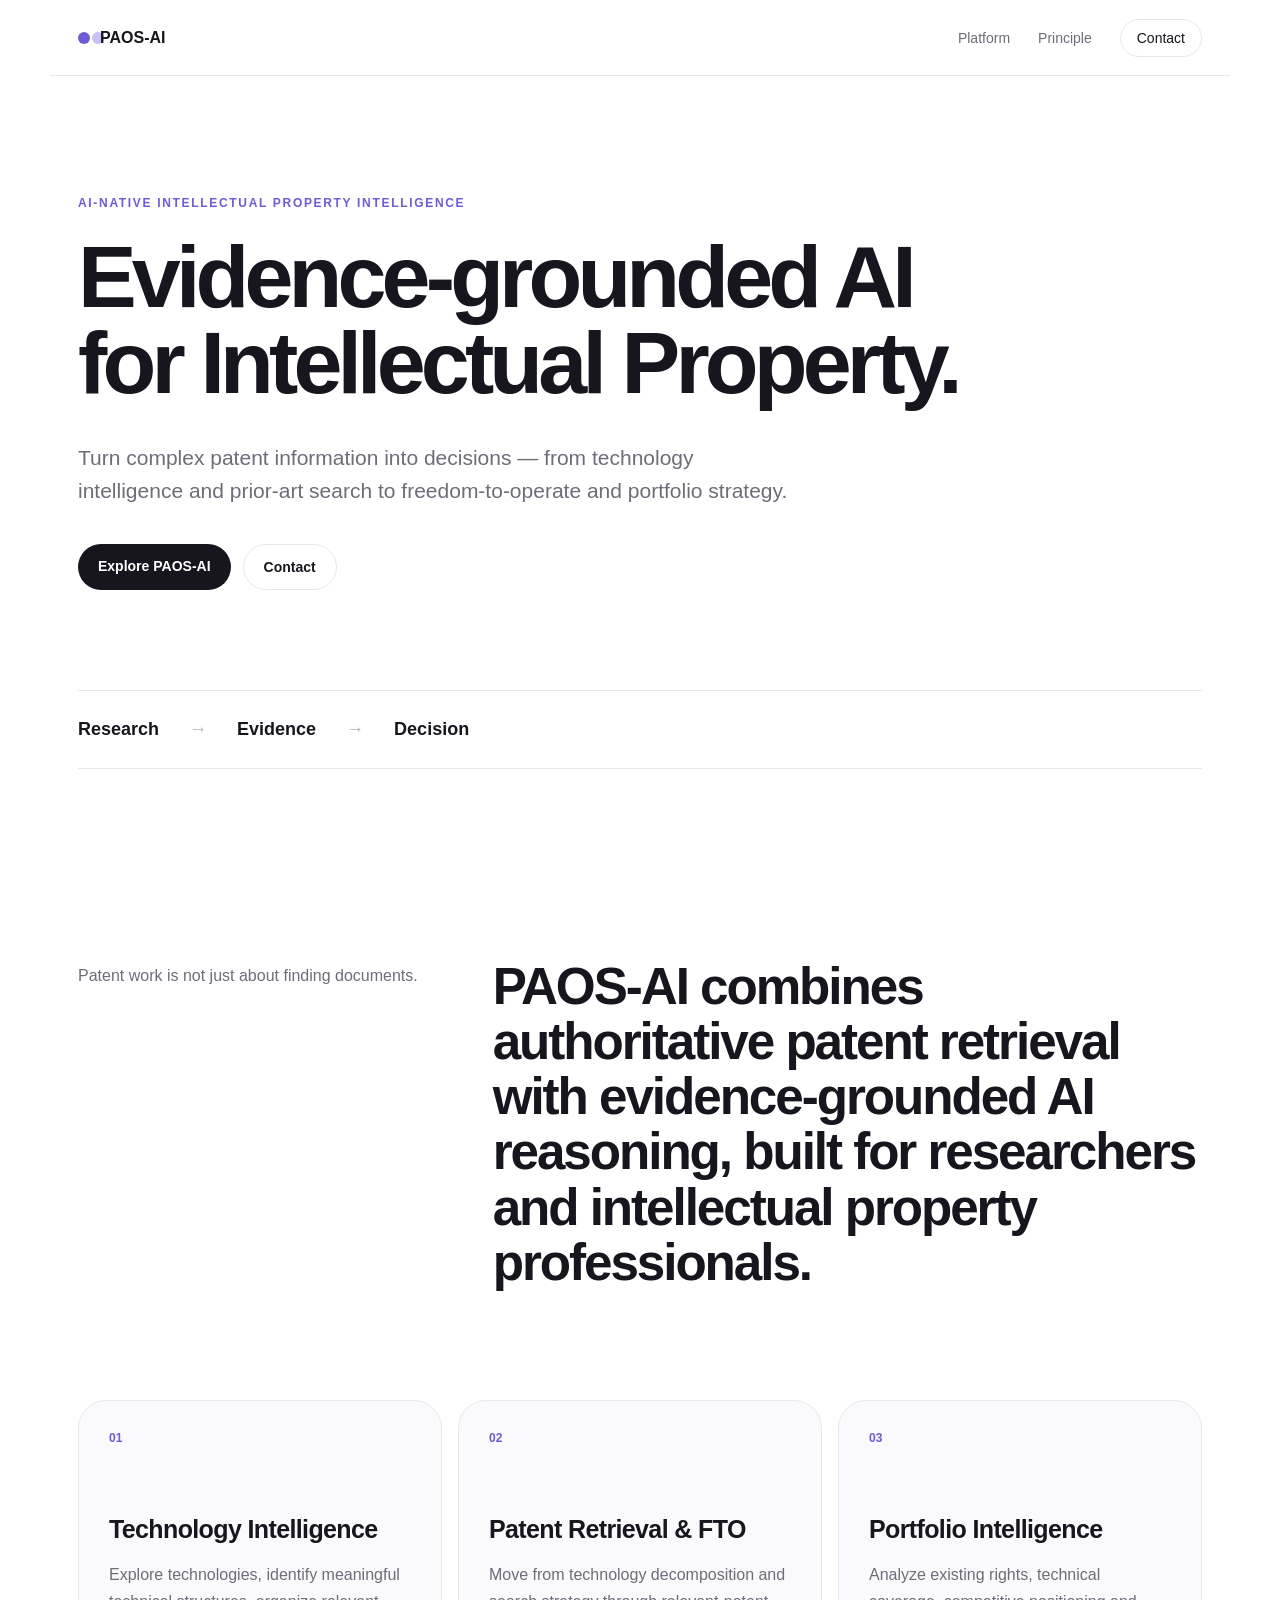
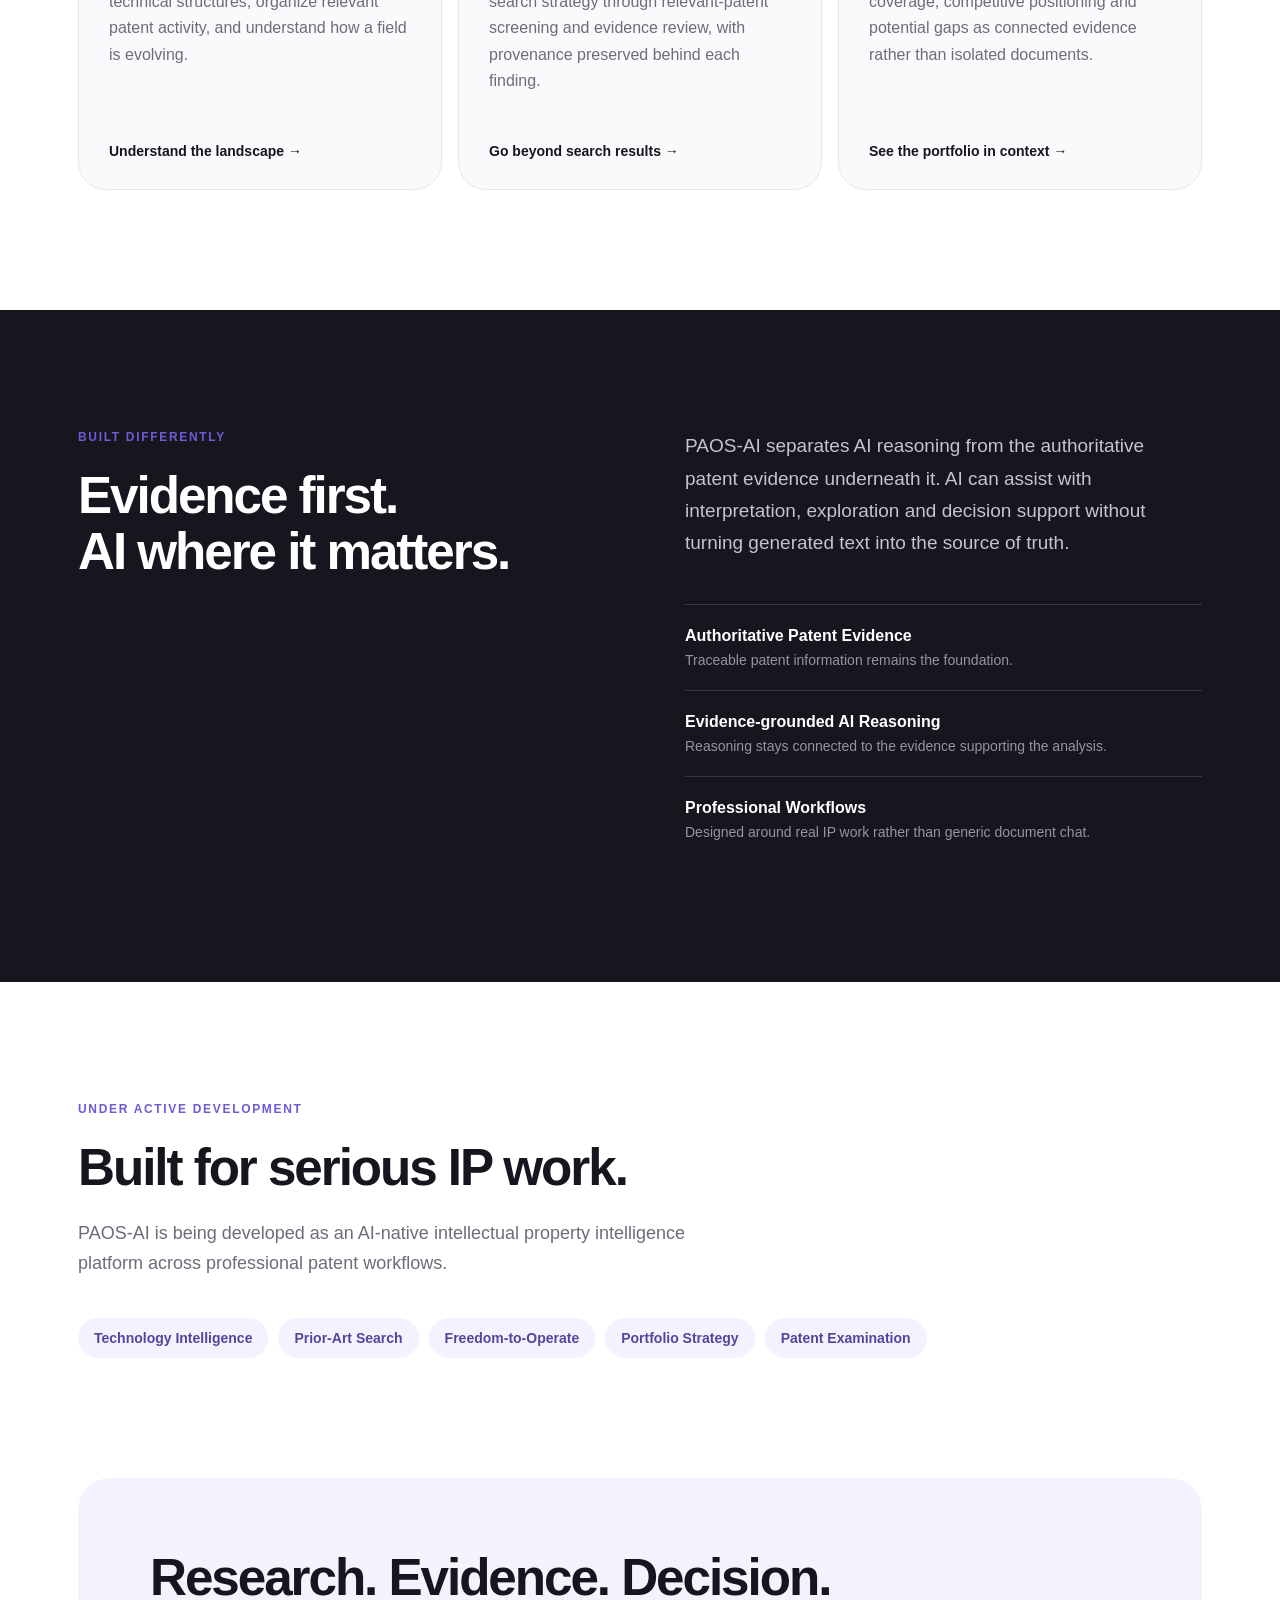
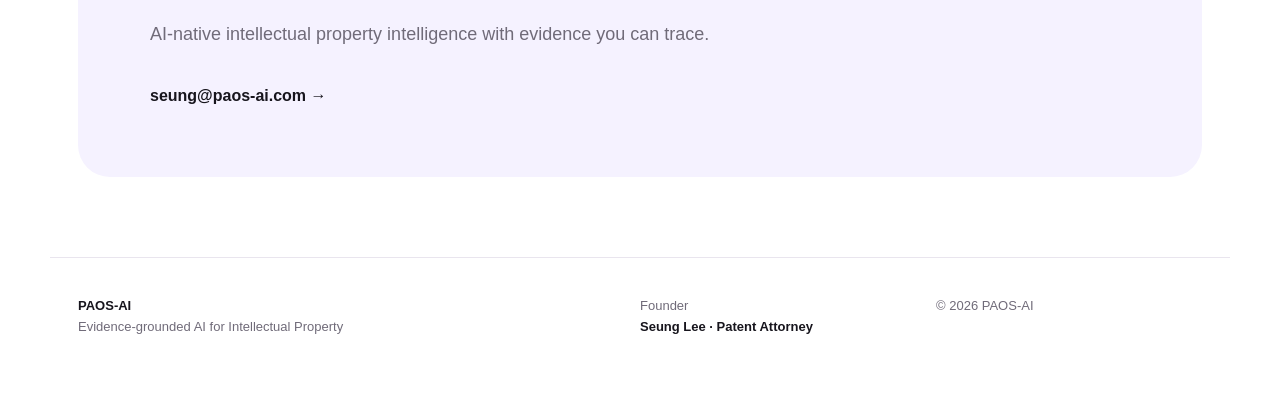
<file: index.html>
<!doctype html>
<html lang="en">
<head>
<meta charset="utf-8"><meta name="viewport" content="width=device-width,initial-scale=1">
<title>PAOS-AI — Evidence-grounded AI for Intellectual Property</title>
<meta name="description" content="PAOS-AI combines authoritative patent retrieval with evidence-grounded AI reasoning for technology intelligence, prior-art search, FTO and portfolio strategy.">
<meta property="og:title" content="PAOS-AI — Evidence-grounded AI for Intellectual Property">
<meta property="og:description" content="Research. Evidence. Decision. AI-native intellectual property intelligence with evidence you can trace.">
<meta property="og:type" content="website"><meta property="og:url" content="https://paos-ai.com/">
<link rel="canonical" href="https://paos-ai.com/"><link rel="stylesheet" href="styles.css">
</head>
<body>
<header class="nav"><a class="brand" href="#top"><span class="mark"></span>PAOS-AI</a><nav><a href="#platform">Platform</a><a href="#principle">Principle</a><a class="contact" href="mailto:seung@paos-ai.com">Contact</a></nav></header>
<main id="top">
<section class="hero"><div class="eyebrow">AI-NATIVE INTELLECTUAL PROPERTY INTELLIGENCE</div><h1>Evidence-grounded AI<br>for Intellectual Property.</h1><p class="lead">Turn complex patent information into decisions — from technology intelligence and prior-art search to freedom-to-operate and portfolio strategy.</p><div class="actions"><a class="primary" href="#platform">Explore PAOS-AI</a><a class="secondary" href="mailto:seung@paos-ai.com">Contact</a></div><div class="flow"><span>Research</span><i>→</i><span>Evidence</span><i>→</i><span>Decision</span></div></section>
<section class="intro"><p>Patent work is not just about finding documents.</p><h2>PAOS-AI combines authoritative patent retrieval with evidence-grounded AI reasoning, built for researchers and intellectual property professionals.</h2></section>
<section id="platform" class="cards">
<article><div class="num">01</div><h3>Technology Intelligence</h3><p>Explore technologies, identify meaningful technical structures, organize relevant patent activity, and understand how a field is evolving.</p><span>Understand the landscape →</span></article>
<article><div class="num">02</div><h3>Patent Retrieval &amp; FTO</h3><p>Move from technology decomposition and search strategy through relevant-patent screening and evidence review, with provenance preserved behind each finding.</p><span>Go beyond search results →</span></article>
<article><div class="num">03</div><h3>Portfolio Intelligence</h3><p>Analyze existing rights, technical coverage, competitive positioning and potential gaps as connected evidence rather than isolated documents.</p><span>See the portfolio in context →</span></article></section>
<section id="principle" class="principle"><div><div class="eyebrow">BUILT DIFFERENTLY</div><h2>Evidence first.<br>AI where it matters.</h2></div><div class="principle-copy"><p>PAOS-AI separates AI reasoning from the authoritative patent evidence underneath it. AI can assist with interpretation, exploration and decision support without turning generated text into the source of truth.</p><ul><li><b>Authoritative Patent Evidence</b><small>Traceable patent information remains the foundation.</small></li><li><b>Evidence-grounded AI Reasoning</b><small>Reasoning stays connected to the evidence supporting the analysis.</small></li><li><b>Professional Workflows</b><small>Designed around real IP work rather than generic document chat.</small></li></ul></div></section>
<section class="work"><div class="eyebrow">UNDER ACTIVE DEVELOPMENT</div><h2>Built for serious IP work.</h2><p>PAOS-AI is being developed as an AI-native intellectual property intelligence platform across professional patent workflows.</p><div class="pills"><span>Technology Intelligence</span><span>Prior-Art Search</span><span>Freedom-to-Operate</span><span>Portfolio Strategy</span><span>Patent Examination</span></div></section>
<section class="closing"><h2>Research. Evidence. Decision.</h2><p>AI-native intellectual property intelligence with evidence you can trace.</p><a href="mailto:seung@paos-ai.com">seung@paos-ai.com →</a></section>
</main>
<footer><div><b>PAOS-AI</b><span>Evidence-grounded AI for Intellectual Property</span></div><div><span>Founder</span><b>Seung Lee · Patent Attorney</b></div><div>© 2026 PAOS-AI</div></footer>
</body></html>
</file>
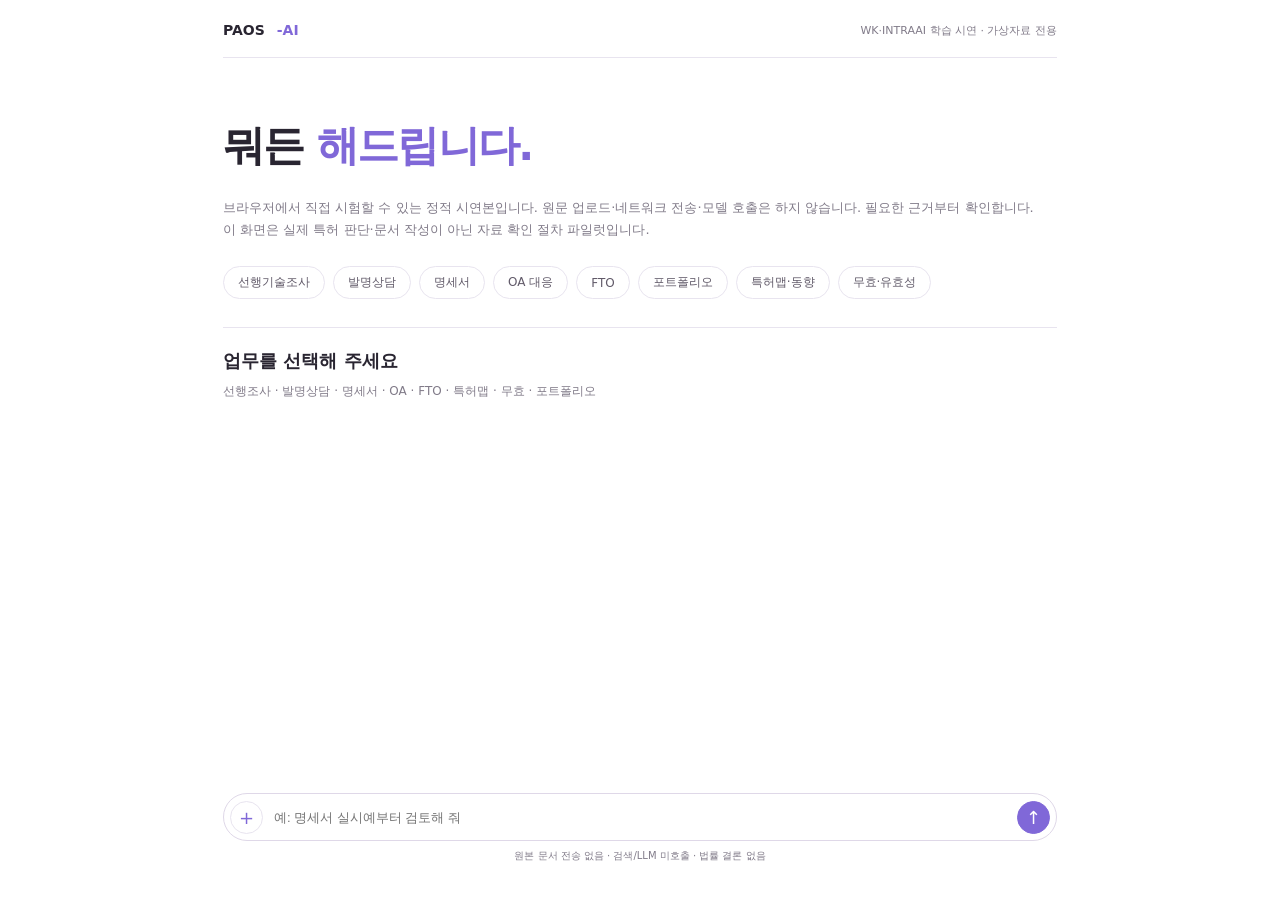
<file: preview/index.html>
<!doctype html><html lang="ko"><head><meta charset="utf-8"><meta name="robots" content="noindex,nofollow,noarchive"><meta name="viewport" content="width=device-width,initial-scale=1"><title>PAOS-AI | WK·INTRAAI 학습 시연</title>
<style>
:root{--p:#8068D8;--line:#e8e4ef;--muted:#817b89}*{box-sizing:border-box}
body{margin:0;background:white;font-family:system-ui,-apple-system,"Apple SD Gothic Neo",sans-serif;color:#292531}
main{max-width:930px;min-height:100dvh;margin:auto;padding:22px clamp(16px,5vw,48px);display:flex;flex-direction:column}
header{display:flex;gap:12px;align-items:center;padding-bottom:19px;border-bottom:1px solid var(--line);font-size:14px;font-weight:700}
header small{color:var(--muted);font-weight:400;font-size:11px;margin-left:auto}
h1{font-size:clamp(28px,5vw,42px);letter-spacing:-.04em;margin:60px 0 10px}h1 em{color:var(--p);font-style:normal}
.sub{font-size:13px;line-height:1.7;color:var(--muted);margin-bottom:25px}
.pills{display:flex;flex-wrap:wrap;gap:8px}button{cursor:pointer;font:inherit}
.pill{border:1px solid var(--line);border-radius:99px;background:#fff;color:#615a69;font-size:12px;padding:7px 14px}
.pill.active{color:var(--p);border-color:var(--p)}
section{border-top:1px solid var(--line);margin-top:28px;padding-top:21px;flex:1}
h2{font-size:18px;margin:0 0 10px}.meta{font-size:12px;color:var(--muted)}
.checks{display:grid;grid-template-columns:repeat(2,minmax(0,1fr));gap:17px;margin-top:24px}
label{display:flex;gap:9px;align-items:center;font-size:13px}label input{accent-color:var(--p)}
.action{display:flex;justify-content:end;margin-top:22px}.go{background:var(--p);border:0;border-radius:99px;padding:10px 19px;color:white;font-size:12px}
.result{border-top:1px solid var(--line);margin-top:25px;padding-top:16px;font-size:13px;line-height:1.7}
.result strong{color:var(--p)}.result p{color:var(--muted)}
.learning-area{border-top:1px solid var(--line);margin-top:20px;padding-top:17px}
.learning-area h3{font-size:13px;font-weight:600;margin:0 0 8px}
.learning-area li{font-size:12px;color:#615a69;line-height:1.7;margin-bottom:6px}
.learning-info{font-size:11px;color:var(--muted);line-height:1.6}
.learning-examples{display:flex;flex-wrap:wrap;gap:7px;margin:10px 0}
.learning-result{font-size:12px;color:#615a69;line-height:1.7;min-height:15px}
footer{position:sticky;bottom:0;background:#fff;padding:15px 0}
form{display:flex;align-items:center;gap:9px;padding:6px;border:1px solid #dfd8e8;border-radius:99px;max-width:100%;height:48px}
form input{border:0;outline:0;flex:1;min-width:0;font-size:13px}
.circle{border-radius:50%;border:1px solid var(--line);background:white;color:var(--p);width:33px;height:33px;font-size:18px}
.circle.send{border-color:var(--p);background:var(--p);color:white}
.note{font-size:10px;color:var(--muted);text-align:center;margin-top:8px}
@media(max-width:600px){h1{margin-top:37px}.checks{grid-template-columns:1fr}main{padding-bottom:env(safe-area-inset-bottom)}}

.scenarios{padding-bottom:120px;border-top:1px solid var(--line);padding-top:18px;margin-top:20px}
.scenarios h3{font-size:14px;font-weight:650;margin:0 0 10px}.case-desc{font-size:12px;color:var(--muted);line-height:1.8}
.case-choices{display:flex;flex-wrap:wrap;gap:7px;margin:13px 0}
.case-pill{font-size:11px;border-radius:99px;border:1px solid var(--line);background:white;color:#615a69;padding:6px 12px}
.case-pill.active{color:var(--p);border-color:var(--p)}
.case-row{margin:9px 0;display:flex;gap:9px;align-items:center;font-size:12px}
.case-row input{accent-color:var(--p)}
.case-result{scroll-margin-bottom:115px;font-size:12px;line-height:1.75;margin-top:15px;border-top:1px solid var(--line);padding-top:12px}
.case-result strong{color:var(--p)}.case-result p{margin:7px 0}
.secondary-note{color:var(--muted);font-size:11px}

.candidates{border-top:1px solid var(--line);padding:20px 0 90px}
.candidates h3{font-size:14px;margin:0 0 8px}.candidate-hint{font-size:11px;color:var(--muted);line-height:1.7}
.candidate-item{border:1px solid var(--line);border-radius:14px;margin:10px 0;padding:13px}
.candidate-item h4{margin:0 0 7px;font-size:12px;font-weight:600}
.candidate-item label{font-size:12px;margin:8px 0;line-height:1.5}
.candidate-item button{font-size:11px;border:1px solid var(--line);border-radius:99px;padding:6px 12px;background:white;color:var(--p)}
.candidate-output{font-size:12px;line-height:1.65;color:#574b65;margin-top:10px}
</style></head><body><main>
<header>PAOS<span style="color:#8068D8">-AI</span><small>WK·INTRAAI 학습 시연 · 가상자료 전용</small></header>
<h1>뭐든 <em>해드립니다.</em></h1>
<p class="sub">브라우저에서 직접 시험할 수 있는 정적 시연본입니다. 원문 업로드·네트워크 전송·모델 호출은 하지 않습니다. 필요한 근거부터 확인합니다.<br>이 화면은 실제 특허 판단·문서 작성이 아닌 자료 확인 절차 파일럿입니다.</p>
<div id="pills" class="pills"></div>
<section><h2 id="title">업무를 선택해 주세요</h2><div class="meta" id="meta">선행조사 · 발명상담 · 명세서 · OA · FTO · 특허맵 · 무효 · 포트폴리오</div><div id="checks" class="checks"></div><div id="learningArea" class="learning-area" hidden><h3>WK·INTRAAI 학습 패턴 · 검증 전</h3><ul id="learningPoints"></ul><p class="learning-info">폴더명이나 단일 READ_FULL은 사건 완결 근거가 아닙니다. 스킬 미승인 · 원문 미검증 · 자동 법률판단 없음.</p><div id="learningExampleButtons" class="learning-examples"></div><div id="learningResult" class="learning-result" aria-live="polite"></div></div><div class="action"><button id="review" class="go" hidden>근거 점검</button></div><div id="result" class="result" hidden></div></section>
<div id="candidateArea" class="candidates" hidden>
<h3>실제 스킬 ID 조회 · 승인 전 검토</h3>
<p class="candidate-hint">v1.8의 130개 후보 중 12개 ID만 표시합니다. 원문·출처는 노출되지 않으며 체크해도 자동 실행·법률판단으로 승격되지 않습니다.</p>
<div id="candidateItems"></div></div>
<div class="scenarios" id="scenarios" hidden><h3>가상 사건으로 판단 절차 시험</h3><p class="case-desc">실제 고객 사례가 아닌 교육용 가상 상황입니다. 충분한 증거가 없을 때 무엇을 보류하는지 확인할 수 있습니다.</p>
<div class="case-choices" id="scenarioOptions"></div>
<div id="scenarioPanel" hidden><p class="case-desc" id="scenarioPremise"></p><div id="scenarioChecks"></div><div class="action"><button class="go" id="scenarioReview">가상 사건 판단 점검</button></div><div class="case-result" id="scenarioResult" aria-live="polite" hidden></div></div></div>
<footer><form id="form"><button type="button" class="circle" id="help">+</button><input id="chat" aria-label="업무 요청" autocomplete="off" placeholder="예: 명세서 실시예부터 검토해 줘"><button type="submit" class="circle send" aria-label="실행">↑</button></form><div class="note">원본 문서 전송 없음 · 검색/LLM 미호출 · 법률 결론 없음</div></footer></main>
<script>
(function(){
'use strict';
const db={"capabilities":[{"id":"CAP01","label":"선행기술조사","family":"SIMPLE","checks":[{"key":"invention","label":"발명 구성·목적"},{"key":"scope","label":"검색 국가·시점·대상"},{"key":"references","label":"선행문헌 원문과 인용위치"}],"learning":{"review_points":["기술구성 분해와 국가별 검색식 설정을 검색 실행·수집 완료와 구분합니다.","노이즈 제외와 고관련 문헌 선정에 문헌별 근거를 남깁니다.","검색완전성·기술적 관련성은 수집 건수만으로 확정하지 않습니다."]}},{"id":"CAP02","label":"발명상담","family":"SIMPLE","checks":[{"key":"invention","label":"발명자 확인 기술 구성"},{"key":"prior_art","label":"선행기술·차별 구성"},{"key":"measurement","label":"수치 정의·환산 조건·실험 근거"}],"learning":{"review_points":["발명자 설명·실측·환산·가정을 서로 구분합니다.","핵심 구성과 차별 효과의 출처·단위·실험조건을 확인합니다.","상담 결과를 명세서의 확정 청구범위로 자동 승격하지 않습니다."]}},{"id":"CAP03","label":"명세서","family":"SIMPLE","checks":[{"key":"disclosure","label":"발명신고서·임시명세서"},{"key":"experiments","label":"실측/계산/가정 실시예 구분"},{"key":"support","label":"청구항과 원기재·효과의 연결"}],"learning":{"review_points":["실제 실험과 가정 실시예 및 계산값을 분리합니다.","동일 실시예 번호라도 버전 간 실험조건·기술적 역할을 재확인합니다.","원출원 기재에 없는 효과·수치·구성을 임의 보충하지 않습니다."]}},{"id":"CAP04","label":"OA 대응","family":"SIMPLE","checks":[{"key":"oa","label":"공식 OA와 절차 단계"},{"key":"claims","label":"현재 제출된 청구범위"},{"key":"references","label":"인용문헌의 근거 부분"},{"key":"basis","label":"원출원 기재 및 보정 전후 대비"}],"learning":{"review_points":["현재 유효한 청구범위와 이전 보정안·고객 제안을 구분합니다.","D1·D2 라벨보다 실제 인용문헌의 동일성과 근거 구성을 먼저 검증합니다.","보고서 권고와 실제 관청 제출·접수 여부를 별도로 확인합니다."]}},{"id":"CAP05","label":"FTO","family":"COMPLEX","checks":[{"key":"territory","label":"실시 국가와 행위"},{"key":"registered_claims","label":"국가별 현행 등록청구항"},{"key":"product","label":"실제 제품 사양·측정 대상"},{"key":"status","label":"권리 상태 및 확인 기준일"}],"learning":{"review_points":["실시 국가·제품 버전·등록청구항·권리상태의 기준일을 고정합니다.","중간·최종 판단이 달라졌다면 변경 자체와 원인 입증을 분리합니다.","저촉 위험·분쟁 가능성·사업상 위험을 동일한 결론으로 묶지 않습니다."]}},{"id":"CAP06","label":"포트폴리오","family":"COMPLEX","checks":[{"key":"owned","label":"보유 특허·출원 목록"},{"key":"business","label":"사업·기술 목표"},{"key":"external","label":"경쟁 권리·검색범위"},{"key":"legal","label":"국가별 권리상태·패밀리 근거"}],"learning":{"review_points":["보유특허·외부 특허·사업 목표를 독립된 축으로 유지합니다.","동일 사건·특허패밀리는 공식 근거 없이 병합하지 않습니다.","기술 분류 및 전략 결론을 원문·권리상태와 연결합니다."]}},{"id":"CAP07","label":"특허맵·동향","family":"COMPLEX","checks":[{"key":"scope","label":"검색 국가·기술·시점"},{"key":"records","label":"검색결과 원문·수집 이력"},{"key":"taxonomy","label":"근거가 있는 기술 분류"},{"key":"dedup","label":"공개문헌 중복제거 근거"}],"learning":{"review_points":["기술분류는 폴더 이름이 아닌 개별 문헌 내용과 근거로 정합니다.","검색식·수집 범위·중복 제거 이력을 먼저 검토합니다.","지도상 집계치의 존재가 문헌의 법적 패밀리·권리상태 확인을 의미하지 않습니다."]}},{"id":"CAP08","label":"무효·유효성","family":"COMPLEX","checks":[{"key":"claims","label":"대상 특허의 청구항과 권리상태"},{"key":"references","label":"인용문헌 원문·번호 대응"},{"key":"mapping","label":"청구항별 구성 대응 근거"},{"key":"procedure","label":"실제 심판·소송 절차 기록"}],"learning":{"review_points":["D1·D2 식별자와 실제 인용발명의 구성을 교차검증합니다.","신규성·진보성·기재불비 등 무효논거는 개별 청구항별로 구분합니다.","검토 초안·소송 서류·확정된 심판 결과를 구별합니다."]}}],"examples":[{"example_id":"OA_D1_D2_SWAP","workflow":"OA","input_scope":"BUILT_IN_SYNTHETIC_ONLY"},{"example_id":"FTO_DECISION_CHANGE","workflow":"FTO","input_scope":"BUILT_IN_SYNTHETIC_ONLY"},{"example_id":"CASE_READ_GAP","workflow":"OA","input_scope":"BUILT_IN_SYNTHETIC_ONLY"},{"example_id":"FOLDER_TYPE_MISMATCH","workflow":"VALIDITY","input_scope":"BUILT_IN_SYNTHETIC_ONLY"},{"example_id":"MAP_CLASSIFICATION_GAP","workflow":"PATENT_MAP","input_scope":"BUILT_IN_SYNTHETIC_ONLY"}],"results":{"OA_D1_D2_SWAP":{"example_id":"OA_D1_D2_SWAP","workflow":"OA","status":"HOLD_EXPERT_REVIEW","warnings":["CITATION_LABEL_REASSIGNED","SOURCE_IDENTITY_RECHECK_REQUIRED","LEGAL_CAUSALITY_NOT_ESTABLISHED"],"next_review_step":"라벨과 실제 원문 번호·구성을 재대조한 뒤 결론 변동의 원인을 검토하세요.","synthetic":true,"customer_documents_read":false,"source_identity_verified":false,"source_version_verified":false,"legal_causality_verified":false,"corpus_learning_completed":false,"operational_skill_approvals":0,"model_invocation":"NOT_EXECUTED","legal_conclusion":"NOT_ESTABLISHED"},"FTO_DECISION_CHANGE":{"example_id":"FTO_DECISION_CHANGE","workflow":"FTO","status":"HOLD_EXPERT_REVIEW","warnings":["DECISION_CHANGED","CHANGE_CAUSALITY_UNRESOLVED","PRODUCT_AND_CLAIMS_SNAPSHOTS_REQUIRED"],"next_review_step":"보고서 버전, 제품 구성, 국가별 현행 청구항, 기준일과 변경 근거를 대조하세요.","synthetic":true,"customer_documents_read":false,"source_identity_verified":false,"source_version_verified":false,"legal_causality_verified":false,"corpus_learning_completed":false,"operational_skill_approvals":0,"model_invocation":"NOT_EXECUTED","legal_conclusion":"NOT_ESTABLISHED"},"CASE_READ_GAP":{"example_id":"CASE_READ_GAP","workflow":"OA","status":"HOLD_EXPERT_REVIEW","warnings":["SINGLE_READ_FULL_NOT_CASE_COMPLETE","DOCUMENT_CHAIN_NOT_VERIFIED"],"next_review_step":"의뢰→초안→검토→최종본→후속 결과의 존재 여부와 판독상태를 확인하세요.","synthetic":true,"customer_documents_read":false,"source_identity_verified":false,"source_version_verified":false,"legal_causality_verified":false,"corpus_learning_completed":false,"operational_skill_approvals":0,"model_invocation":"NOT_EXECUTED","legal_conclusion":"NOT_ESTABLISHED"},"FOLDER_TYPE_MISMATCH":{"example_id":"FOLDER_TYPE_MISMATCH","workflow":"VALIDITY","status":"HOLD_EXPERT_REVIEW","warnings":["FOLDER_NAME_NOT_CASE_TYPE_EVIDENCE","CASE_DOCUMENT_IDENTITY_REVIEW_REQUIRED"],"next_review_step":"폴더명이 아니라 사건번호·원문·절차 기록으로 실제 업무유형을 확인하세요.","synthetic":true,"customer_documents_read":false,"source_identity_verified":false,"source_version_verified":false,"legal_causality_verified":false,"corpus_learning_completed":false,"operational_skill_approvals":0,"model_invocation":"NOT_EXECUTED","legal_conclusion":"NOT_ESTABLISHED"},"MAP_CLASSIFICATION_GAP":{"example_id":"MAP_CLASSIFICATION_GAP","workflow":"PATENT_MAP","status":"HOLD_EXPERT_REVIEW","warnings":["CLASSIFICATION_SOURCE_UNVERIFIED","SEARCH_COMPLETENESS_UNVERIFIED"],"next_review_step":"개별 문헌의 기술구성과 검색·중복제거 이력을 확인하세요.","synthetic":true,"customer_documents_read":false,"source_identity_verified":false,"source_version_verified":false,"legal_causality_verified":false,"corpus_learning_completed":false,"operational_skill_approvals":0,"model_invocation":"NOT_EXECUTED","legal_conclusion":"NOT_ESTABLISHED"}},"scenarios":[{"id":"SR-A","capability":"CAP01","title":"선행문헌은 찾았지만 원문 확인 전","premise":"검색 결과의 제목만 확인했고, 차이점은 검색 스니펫을 근거로 작성하려는 상황입니다.","requirements":[{"key":"e1","label":"원문 청구항과 실시예 위치"},{"key":"e2","label":"인용문헌별 실제 기술구성"},{"key":"e3","label":"검색 국가·시점·검색식 기록"}],"prohibited":"스니펫만으로 신규성·진보성 결론을 확정하지 않습니다.","next":"문헌 원문 및 청구항 대응 부분을 확보하고 X/Y/A 분류를 검토하세요."},{"id":"SR-B","capability":"CAP01","title":"전극과 활물질의 대상 차이","premise":"새로운 발명은 활물질이고 참고문헌의 주요 청구항은 전극에 관한 것입니다.","requirements":[{"key":"e1","label":"본원 청구항 대상"},{"key":"e2","label":"인용문헌 청구항 대상"},{"key":"e3","label":"각 구성요소의 원문 근거"}],"prohibited":"전극의 개시만으로 활물질 자체가 동일하다고 단정하지 않습니다.","next":"발명 대상의 층위를 구별하고 구성별 개시를 다시 매핑하세요."},{"id":"CONS-A","capability":"CAP02","title":"중량%와 몰농도의 직접 비교","premise":"문헌에 wt%만 있고 개발기술에는 M 단위가 표시되어 있습니다.","requirements":[{"key":"e1","label":"염의 정확한 화학식·분자량"},{"key":"e2","label":"중량% 분모와 용액 밀도"},{"key":"e3","label":"실제 환산식과 가정의 표시"}],"prohibited":"분모·밀도·화학식이 없으면 wt%를 M으로 확정 환산하지 않습니다.","next":"환산에 필요한 물성 자료와 화학식을 먼저 요청하세요."},{"id":"CONS-B","capability":"CAP02","title":"발명상담에서 추가한 수치 범위","premise":"발명자는 하나의 조성만 검증했으며 넓은 수치 범위를 제안하려 합니다.","requirements":[{"key":"e1","label":"발명자 제공 측정 범위"},{"key":"e2","label":"청구범위의 원기재"},{"key":"e3","label":"확장 범위에 관한 기술적 근거"}],"prohibited":"확장 수치범위를 실측으로 묘사하지 않습니다.","next":"실측 구간과 제안 구간을 별도 표로 분리하세요."},{"id":"SPEC-A","capability":"CAP03","title":"가정 비교예를 실측표에 넣은 초안","premise":"초안 앞부분의 비교예는 사고 실험으로 작성됐으나 뒷부분에는 측정된 결과로 서술돼 있습니다.","requirements":[{"key":"e1","label":"각 실시예의 실험 수행 여부"},{"key":"e2","label":"실험 원자료 및 측정일"},{"key":"e3","label":"평가표와 실시예 ID 대응"}],"prohibited":"가상 실시예의 수치를 실제 측정 결과로 승인하지 않습니다.","next":"실시예별 실측·계산·가정 출처표를 작성하세요."},{"id":"SPEC-B","capability":"CAP03","title":"범용 재료 확대의 뒷받침","premise":"단일 재료의 시험만 존재하지만 다른 재료에서도 동일한 효과가 확인됐다고 서술하려 합니다.","requirements":[{"key":"e1","label":"재료별 발명신고 근거"},{"key":"e2","label":"재료별 실시 가능성·효과 근거"},{"key":"e3","label":"출원 당시 원기재 확인"}],"prohibited":"미실험 재료의 효과를 검증된 사실처럼 표현하지 않습니다.","next":"측정 재료와 예측 적용 범위를 구분해 기재하세요."},{"id":"OA-A","capability":"CAP04","title":"고객에게 제안한 보정과 제출본의 혼동","premise":"내부 보고서에는 보정 제안이 있지만 접수증 또는 제출 보정서는 제시되지 않았습니다.","requirements":[{"key":"e1","label":"공식 OA의 절차·기한"},{"key":"e2","label":"출원인 최종 지시·제출본"},{"key":"e3","label":"접수 내역 및 제출일"}],"prohibited":"제안한 보정안을 실제 제출된 보정이라고 표시하지 않습니다.","next":"고객 제안/승인/실제 접수 상태를 단계별로 분리하세요."},{"id":"OA-B","capability":"CAP04","title":"최후통지 후 청구항 보정","premise":"최후거절이유통지 이후 신규 구성을 독립항에 추가하려는 상황입니다.","requirements":[{"key":"e1","label":"공식 통지의 종류·시점"},{"key":"e2","label":"보정 전후 청구항 전문"},{"key":"e3","label":"원출원 기재 및 당시 적용 규정"}],"prohibited":"절차적 보정 허용성을 확인하지 않고 해당 보정을 단정적으로 권하지 않습니다.","next":"현재 절차 단계와 구체적 보정 유형을 먼저 비교하세요."},{"id":"FTO-A","capability":"CAP05","title":"담체와 촉매의 BET 비표면적 혼동","premise":"촉매 완제품 BET와 촉매 담체 BET를 동일한 물성으로 대응하려 합니다.","requirements":[{"key":"e1","label":"측정 시료의 정체·제조 단계"},{"key":"e2","label":"청구항에서 규정한 측정 대상"},{"key":"e3","label":"원시 측정자료·측정오차"}],"prohibited":"담체 BET와 전체 촉매 BET를 동일한 구성요소 값으로 치환하지 않습니다.","next":"청구항의 물성과 실제 시험시료의 정의를 먼저 일치시키세요."},{"id":"FTO-B","capability":"CAP05","title":"US 공개출원과 EP 등록권리 혼동","premise":"기술적으로 유사한 US 공개출원과 EP 등록특허가 있다고 가정합니다.","requirements":[{"key":"e1","label":"국가별 현재 권리상태"},{"key":"e2","label":"국가별 등록청구항 전문"},{"key":"e3","label":"사업 실시 국가·행위"}],"prohibited":"공개출원을 등록특허와 동일한 현재 침해 위험으로 확정하지 않습니다.","next":"국가별 권리상태와 각 독립항을 별도로 대비하세요."},{"id":"PORT-A","capability":"CAP06","title":"기술적으로 관련된 문헌을 법적 패밀리로 병합","premise":"여러 나라 문헌에 같은 기술 키워드가 있으나 우선권 관계는 확보되지 않았습니다.","requirements":[{"key":"e1","label":"출원번호·우선권 연결"},{"key":"e2","label":"국가별 개별 청구범위"},{"key":"e3","label":"사업 목표 및 특허의 역할"}],"prohibited":"기술 유사성만으로 법적 패밀리를 통합하지 않습니다.","next":"우선권 연결과 실제 개별 권리를 분리한 포트폴리오를 만드세요."},{"id":"PORT-B","capability":"CAP06","title":"사업상 관계와 권리 위험의 구별","premise":"권리자와 사업 제휴 관계가 있어 특허 저촉 가능성을 낮게 표시하려 합니다.","requirements":[{"key":"e1","label":"국가별 유효 권리와 청구항"},{"key":"e2","label":"실제 제품·권리 요소 대응"},{"key":"e3","label":"계약·라이선스 권한 및 범위"}],"prohibited":"사업적 관계만으로 기술적 저촉 또는 법적 실시권을 인정하지 않습니다.","next":"저촉 판단과 계약·상업적 리스크를 별도 축으로 평가하세요."}]};
function reply(data){return Promise.resolve({ok:true,status:200,json:async function(){return data;}});}
function reject(){return Promise.reject(new Error("SYNTHETIC_PREVIEW_ONLY"));}
function obj(body){try{return JSON.parse(body||"{}");}catch(e){return null;}}
window.fetch=function(path,opts){
  if(typeof path!=="string"||!path.startsWith("/api/paos/"))return reject();
  const post=opts&&opts.method==="POST";
  if(path==="/api/paos/skill-pilot"&&!post)return reply({capabilities:db.capabilities,model_evaluation:"NOT_EXECUTED",expert_approval:"EXPERT_REVIEW_REQUIRED"});
  if(path==="/api/paos/skill-learning-examples"&&!post)return reply({examples:db.examples,synthetic_only:true,operational_skill_approvals:0});
  if(path==="/api/paos/skill-learning-example"&&post){
    const v=obj(opts.body);if(!v||Object.keys(v).length!==1||typeof v.example_id!=="string"||!Object.prototype.hasOwnProperty.call(db.results,v.example_id))return reject();
    return reply(db.results[v.example_id]);
  }
  if(path==="/api/paos/skill-pilot"&&post){
    const v=obj(opts.body);if(!v||!v.attested||typeof v.attested!=="object")return reject();
    const c=db.capabilities.find(x=>x.id===v.capability);if(!c)return reject();
    const keys=c.checks.map(x=>x.key);if(Object.keys(v.attested).some(k=>!keys.includes(k)||typeof v.attested[k]!=="boolean"))return reject();
    const missing=c.checks.filter(x=>v.attested[x.key]!==true).map(x=>({key:x.key,label:x.label}));
    return reply({capability:c.id,state:missing.length?"HOLD_MISSING_INPUT":"READY_FOR_HUMAN_EVIDENCE_CHECK",missing,
      next_step:missing.length?"누락 자료의 존재·사건·버전을 확인하세요.":"원문 진위와 버전을 별도로 검증하세요.",
      legal_conclusion:"NOT_ESTABLISHED",expert_approval:"EXPERT_REVIEW_REQUIRED",model_evaluation:"NOT_EXECUTED"});
  }
  if(path==="/api/paos/skill-candidates"&&!post)return reply({candidates:[],scope:"NOT_PUBLIC"});
  if(path==="/api/paos/skill-scenarios"&&!post)return reply({cases:db.scenarios,evaluation:"SYNTHETIC_DETERMINISTIC_NOT_AI"});
  if(path==="/api/paos/skill-scenarios"&&post){
    const v=obj(opts.body);if(!v||!v.attested||typeof v.attested!=="object")return reject();
    const c=db.scenarios.find(x=>x.id===v.case_id);if(!c)return reject();
    const keys=c.requirements.map(x=>x.key);if(Object.keys(v.attested).some(k=>!keys.includes(k)||typeof v.attested[k]!=="boolean"))return reject();
    const missing=c.requirements.filter(x=>v.attested[x.key]!==true);
    return reply({case_id:c.id,status:missing.length?"HOLD_MISSING_EVIDENCE":"REVIEW_REQUIRED_NOT_VERIFIED",
      prohibited_conclusion:c.prohibited,next_step:missing.length?"우선 확인: "+missing[0].label+". "+c.next:c.next,
      source_evidence_verified:false,legal_conclusion:"NOT_ESTABLISHED",expert_approval:"EXPERT_REVIEW_REQUIRED"});
  }
  return reject();
};
window.PAOS_SYNTHETIC_PREVIEW=true;
})();
'use strict';
var CAP=[],active=null,CANDIDATES=[];
function $(id){return document.getElementById(id)}
function pick(id){active=CAP.find(x=>x.id===id);if(!active)return;
 $('title').textContent=active.label;$('meta').textContent=active.family+' · 자료가 있다는 표시와 검증 완료는 다릅니다.';
 $('checks').replaceChildren();for(var c of active.checks){var l=document.createElement('label'),i=document.createElement('input');i.type='checkbox';i.dataset.key=c.key;l.append(i,document.createTextNode(c.label));$('checks').append(l)}
 $('review').hidden=false;$('result').hidden=true;document.querySelectorAll('.pill').forEach(b=>b.classList.toggle('active',b.dataset.id===id));populateScenarios();renderCandidates();renderLearning()}
function infer(t){
 t=String(t||'').trim();if(!t)return null;
 if(/포트폴리오/i.test(t)&&/건축|취업|작품집|디자인|이력서|학과|공모전|사진/i.test(t))return null;
 if(/특허맵|특허\s*동향|patent\s*landscape|landscape/i.test(t))return 'CAP07';
 if(/무효|무효심판|유효성|invalidity/i.test(t))return 'CAP08';
 if(/시장\s*동향/i.test(t))return null;
 if(/fto|침해|실시\s*자유/i.test(t))return'CAP05';
 if(/특허\s*포트폴리오|지식재산\s*포트폴리오|IP\s*포트폴리오|권리\s*전략|보유\s*특허.*포트폴리오/i.test(t))return'CAP06';
 if(/\bOA\b|거절|심사\s*대응|보정/i.test(t))return'CAP04';
 if(/명세서|실시예|비교예/i.test(t))return'CAP03';
 if(/발명\s*상담|발명자/i.test(t))return'CAP02';
 if(/선행|특허\s*(검색|조사)/i.test(t))return'CAP01';
 return null;
}
$('form').onsubmit=e=>{e.preventDefault();var id=infer($('chat').value);if(id)pick(id);$('chat').value='';if(!id)$('chat').placeholder='업무를 구체적으로 말씀해 주세요 (예: FTO)'};
$('help').onclick=()=>alert('베타: 원문을 읽거나 법률 판단을 하지 않고 증거 확인 항목만 점검합니다.');
$('review').onclick=async()=>{if(!active)return;var attested={};document.querySelectorAll('#checks input').forEach(x=>attested[x.dataset.key]=x.checked);
try{var r=await fetch('/api/paos/skill-pilot',{method:'POST',headers:{'content-type':'application/json'},body:JSON.stringify({capability:active.id,attested})});if(!r.ok)throw new Error('요청 실패 '+r.status);var o=await r.json();
var el=$('result');el.hidden=false;el.replaceChildren();var b=document.createElement('strong');b.textContent=o.state==='HOLD_MISSING_INPUT'?'자료 확인 필요 · HOLD':'자료 목록 충족 · 검증 보류';el.append(b);var p=document.createElement('p');p.textContent=o.next_step;el.append(p);
if(o.missing.length){var ul=document.createElement('ul');for(var item of o.missing){var li=document.createElement('li');li.textContent=item.label;ul.append(li)}el.append(ul)}
var c=document.createElement('p');c.textContent='원문·실측 진위 미검증 · 전문가 승인 전 · 법률 결론 없음';el.append(c);
}catch(e){var el=$('result');el.hidden=false;el.textContent='서버 연결 문제: '+e.message}};
fetch('/api/paos/skill-pilot').then(r=>{if(!r.ok)throw Error(r.status);return r.json()}).then(o=>{CAP=o.capabilities;for(const cap of CAP){const b=document.createElement('button');b.type='button';b.className='pill';b.dataset.id=cap.id;b.textContent=cap.label;b.onclick=()=>pick(b.dataset.id);$('pills').append(b)}}).catch(()=>{$('title').textContent='베타 서버 기능을 확인할 수 없습니다';$('meta').textContent='배포 환경의 PAOS_ENABLE_SKILL_PILOT 설정을 확인해 주세요.'});

var LEARNING_EXAMPLES=[];
var EXAMPLE_LABELS={
 OA_D1_D2_SWAP:'가상 OA · D1/D2 교체',
 FTO_DECISION_CHANGE:'가상 FTO · 판단 변경',
 CASE_READ_GAP:'가상 사건 · 일부 판독',
 FOLDER_TYPE_MISMATCH:'가상 폴더 · 업무유형 충돌',
 MAP_CLASSIFICATION_GAP:'가상 특허맵 · 분류 누락'
};
var EXAMPLE_CAP={
 CAP01:['MAP_CLASSIFICATION_GAP'],CAP02:['CASE_READ_GAP'],CAP03:['CASE_READ_GAP'],
 CAP04:['OA_D1_D2_SWAP','CASE_READ_GAP'],CAP05:['FTO_DECISION_CHANGE'],
 CAP06:['MAP_CLASSIFICATION_GAP'],CAP07:['MAP_CLASSIFICATION_GAP','FOLDER_TYPE_MISMATCH'],
 CAP08:['OA_D1_D2_SWAP','FOLDER_TYPE_MISMATCH']
};
function renderLearning(){
 var g=active&&active.learning,area=$('learningArea'),points=$('learningPoints'),btns=$('learningExampleButtons');
 area.hidden=!g;points.replaceChildren();btns.replaceChildren();$('learningResult').textContent='';
 if(!g)return;
 (g.review_points||[]).forEach(t=>{var li=document.createElement('li');li.textContent=t;points.append(li)});
 (EXAMPLE_CAP[active.id]||[]).filter(id=>LEARNING_EXAMPLES.some(x=>x.example_id===id)).forEach(id=>{
  var b=document.createElement('button');b.type='button';b.className='case-pill';b.textContent=EXAMPLE_LABELS[id]||id;
  b.onclick=async()=>{
   var out=$('learningResult');out.textContent='가상 점검 중…';
   try{
    var resp=await fetch('/api/paos/skill-learning-example',{method:'POST',
       headers:{'content-type':'application/json'},body:JSON.stringify({example_id:id})});
    if(!resp.ok)throw Error('HTTP_'+resp.status);
    var r=await resp.json();
    out.textContent='HOLD · '+r.warnings.join(' / ')+' · '+r.next_review_step+' (가상 예시, 미승인)';
   }catch(err){out.textContent='가상 검토 기능이 아직 연결되지 않았습니다.'}
  };btns.append(b);
 });
}
fetch('/api/paos/skill-learning-examples').then(r=>{if(!r.ok)throw Error(r.status);return r.json()})
 .then(d=>{LEARNING_EXAMPLES=Array.isArray(d.examples)?d.examples:[];if(active)renderLearning()})
 .catch(()=>{LEARNING_EXAMPLES=[];if(active)renderLearning()});

var CANDIDATES_LOADED=false;
function renderCandidates(){
 var area=$('candidateArea'),items=$('candidateItems');items.replaceChildren();
 var matching=CANDIDATES.filter(x=>active&&x.capability===active.id);
 area.hidden=!matching.length;
 matching.forEach(c=>{
   var block=document.createElement('div');block.className='candidate-item';
   var h=document.createElement('h4');h.textContent=c.label+' · '+c.rule_id;block.append(h);
   var hint=document.createElement('p');hint.className='candidate-hint';hint.textContent='미승인 후보 · 독립 검증 전 · 호출 차단';block.append(hint);
   var checks={};c.evidence.forEach(e=>{
     var l=document.createElement('label'),box=document.createElement('input');box.type='checkbox';box.dataset.key=e.key;
     checks[e.key]=box;l.append(box,document.createTextNode('자료 있음: '+e.label));block.append(l);
   });
   var btn=document.createElement('button');btn.type='button';btn.textContent='근거·승인 상태 점검';block.append(btn);
   var out=document.createElement('div');out.className='candidate-output';out.setAttribute('aria-live','polite');block.append(out);
   btn.onclick=async()=>{
     var a={};Object.keys(checks).forEach(k=>a[k]=checks[k].checked);
     out.textContent='확인 중…';
     try{var res=await fetch('/api/paos/skill-candidates',{method:'POST',headers:{'content-type':'application/json'},
       body:JSON.stringify({rule_id:c.rule_id,attested:a})});
       if(!res.ok)throw Error('요청 '+res.status);
       var v=await res.json();out.textContent=(v.status==='HOLD_INPUT_MISSING'?'누락 자료 확인 · HOLD':'원문 진위·전문가 승인 전 · HOLD')
         +' · 모델 호출 없음 · 법률 결론 없음'+(v.missing.length?' / 확인 필요: '+v.missing.join(', '):'');
     }catch(err){out.textContent='점검 기능을 사용할 수 없습니다.';}
   };
   items.append(block);
 });
}
fetch('/api/paos/skill-candidates').then(r=>{if(!r.ok)throw Error(r.status);return r.json()}).then(d=>{
 CANDIDATES=Array.isArray(d.candidates)?d.candidates:[];CANDIDATES_LOADED=true;if(active)renderCandidates();
}).catch(()=>{CANDIDATES=[];CANDIDATES_LOADED=false});

var SIMULATIONS=[],currentScenario=null;
function populateScenarios(){
 var area=$('scenarios');var options=$('scenarioOptions');options.replaceChildren();
 var matching=SIMULATIONS.filter(x=>active&&x.capability===active.id);
 area.hidden=!matching.length;currentScenario=null;$('scenarioPanel').hidden=true;
 matching.forEach(x=>{var b=document.createElement('button');b.type='button';b.className='case-pill';b.textContent=x.title;b.dataset.id=x.id;b.onclick=()=>openScenario(x.id);options.append(b)})
}
function openScenario(id){
 currentScenario=SIMULATIONS.find(x=>x.id===id);if(!currentScenario)return;
 $('scenarioPanel').hidden=false;$('scenarioPremise').textContent=currentScenario.premise;
 $('scenarioChecks').replaceChildren();$('scenarioResult').hidden=true;
 currentScenario.requirements.forEach(x=>{
 var row=document.createElement('label');row.className='case-row';
 var c=document.createElement('input');c.type='checkbox';c.dataset.key=x.key;
 row.append(c,document.createTextNode('자료 있음: '+x.label));$('scenarioChecks').append(row);
 });
 document.querySelectorAll('.case-pill').forEach(b=>b.classList.toggle('active',b.dataset.id===id));
}
$('scenarioReview').onclick=async()=>{
 if(!currentScenario)return;
 var attested={};document.querySelectorAll('#scenarioChecks input').forEach(x=>{attested[x.dataset.key]=x.checked});
 var el=$('scenarioResult');el.hidden=false;el.textContent='점검 중…';
 try{
 var resp=await fetch('/api/paos/skill-scenarios',{method:'POST',headers:{'content-type':'application/json'},body:JSON.stringify({case_id:currentScenario.id,attested})});
 if(!resp.ok)throw Error('응답 '+resp.status);
 var result=await resp.json();el.replaceChildren();
 var h=document.createElement('strong');h.textContent=result.status==='HOLD_MISSING_EVIDENCE'?'증거 부족 · HOLD':'자가 표시 완료 · 외부 검증 필요';el.append(h);
 var q=document.createElement('p');q.textContent='보류해야 할 판단: '+result.prohibited_conclusion;el.append(q);
 var next=document.createElement('p');next.textContent='다음 행동: '+result.next_step;el.append(next);
 var small=document.createElement('p');small.className='secondary-note';small.textContent='원문 진위 미확인 · 독립 AI 평가 0회 · 실제 법률 결론 아님';el.append(small);
 }catch(err){el.textContent='가상 사건 실행 오류: '+err.message}
};
fetch('/api/paos/skill-scenarios').then(r=>{if(!r.ok)throw Error(r.status);return r.json()}).then(d=>{SIMULATIONS=d.cases||[];if(active)populateScenarios()}).catch(()=>{SIMULATIONS=[]});
</script></body></html>
</file>
<file: styles.css>
:root{--ink:#17151d;--muted:#706b79;--line:#e9e5ee;--violet:#705bd6;--pale:#f5f2ff;--soft:#faf9fc}*{box-sizing:border-box}html{scroll-behavior:smooth}body{margin:0;color:var(--ink);font-family:Inter,-apple-system,BlinkMacSystemFont,"Segoe UI",sans-serif;background:#fff}.nav{height:76px;max-width:1180px;margin:auto;padding:0 28px;display:flex;align-items:center;justify-content:space-between;border-bottom:1px solid var(--line)}.brand{font-weight:800;text-decoration:none;color:var(--ink);display:flex;align-items:center;gap:10px}.mark{width:12px;height:12px;border-radius:50%;background:var(--violet);box-shadow:14px 0 0 #c9bff9}.nav nav{display:flex;gap:28px;align-items:center}.nav nav a{font-size:14px;color:var(--muted);text-decoration:none}.nav .contact{padding:10px 16px;border:1px solid var(--line);border-radius:999px;color:var(--ink)}main{overflow:hidden}.hero{max-width:1180px;margin:auto;padding:120px 28px 80px}.eyebrow{font-size:12px;font-weight:800;letter-spacing:.14em;color:var(--violet);margin-bottom:24px}.hero h1{font-size:clamp(48px,7vw,88px);line-height:.98;letter-spacing:-.055em;margin:0;max-width:1000px}.lead{font-size:21px;line-height:1.55;color:var(--muted);max-width:720px;margin:36px 0}.actions{display:flex;gap:12px}.actions a{padding:14px 20px;border-radius:999px;text-decoration:none;font-weight:700;font-size:14px}.primary{background:var(--ink);color:#fff}.secondary{border:1px solid var(--line);color:var(--ink)}.flow{margin-top:100px;padding:28px 0;border-top:1px solid var(--line);border-bottom:1px solid var(--line);display:flex;gap:30px;align-items:center;font-size:18px;font-weight:700}.flow i{font-style:normal;color:#b7afc2}.intro{max-width:1180px;margin:auto;padding:110px 28px;display:grid;grid-template-columns:1fr 2fr;gap:60px}.intro p{color:var(--muted);margin:8px 0}.intro h2,.principle h2,.work h2,.closing h2{font-size:clamp(34px,4vw,56px);line-height:1.08;letter-spacing:-.04em;margin:0}.cards{max-width:1180px;margin:auto;padding:0 28px 120px;display:grid;grid-template-columns:repeat(3,1fr);gap:16px}.cards article{min-height:390px;background:var(--soft);border:1px solid var(--line);border-radius:28px;padding:30px;display:flex;flex-direction:column}.num{font-size:12px;color:var(--violet);font-weight:800}.cards h3{font-size:25px;letter-spacing:-.025em;margin:70px 0 18px}.cards p{color:var(--muted);line-height:1.65;margin:0}.cards article span{margin-top:auto;font-size:14px;font-weight:700}.principle{background:var(--ink);color:#fff;padding:120px max(28px,calc((100vw - 1124px)/2));display:grid;grid-template-columns:1fr 1fr;gap:90px}.principle-copy>p{font-size:19px;line-height:1.7;color:#c7c2ce;margin:0 0 44px}.principle ul{list-style:none;padding:0;margin:0}.principle li{padding:22px 0;border-top:1px solid #39353f;display:flex;flex-direction:column;gap:7px}.principle small{color:#9993a1;font-size:14px}.work{max-width:1180px;margin:auto;padding:120px 28px}.work>p{color:var(--muted);font-size:18px;line-height:1.65;max-width:650px;margin:24px 0 40px}.pills{display:flex;flex-wrap:wrap;gap:10px}.pills span{padding:12px 16px;border-radius:999px;background:var(--pale);color:#54469a;font-size:14px;font-weight:700}.closing{max-width:1124px;margin:0 auto 80px;background:var(--pale);border-radius:32px;padding:72px}.closing p{color:var(--muted);font-size:18px}.closing a{display:inline-block;margin-top:24px;color:var(--ink);font-weight:800;text-decoration:none}footer{max-width:1180px;margin:auto;padding:40px 28px 60px;border-top:1px solid var(--line);display:grid;grid-template-columns:2fr 1fr 1fr;gap:30px;color:var(--muted);font-size:13px}footer>div{display:flex;flex-direction:column;gap:6px}footer b{color:var(--ink)}@media(max-width:760px){.nav{height:66px;padding:0 20px}.nav nav a:not(.contact){display:none}.hero{padding:78px 20px 55px}.hero h1{font-size:49px}.lead{font-size:18px}.flow{margin-top:70px;gap:12px;font-size:15px;justify-content:space-between}.intro{padding:80px 20px;grid-template-columns:1fr;gap:20px}.intro h2{font-size:34px}.cards{padding:0 20px 80px;grid-template-columns:1fr}.cards article{min-height:320px}.cards h3{margin-top:45px}.principle{padding:80px 20px;grid-template-columns:1fr;gap:45px}.work{padding:80px 20px}.closing{margin:0 20px 60px;padding:44px 28px;border-radius:26px}footer{margin:0 20px;padding:32px 0 50px;grid-template-columns:1fr;gap:22px}}
</file>
